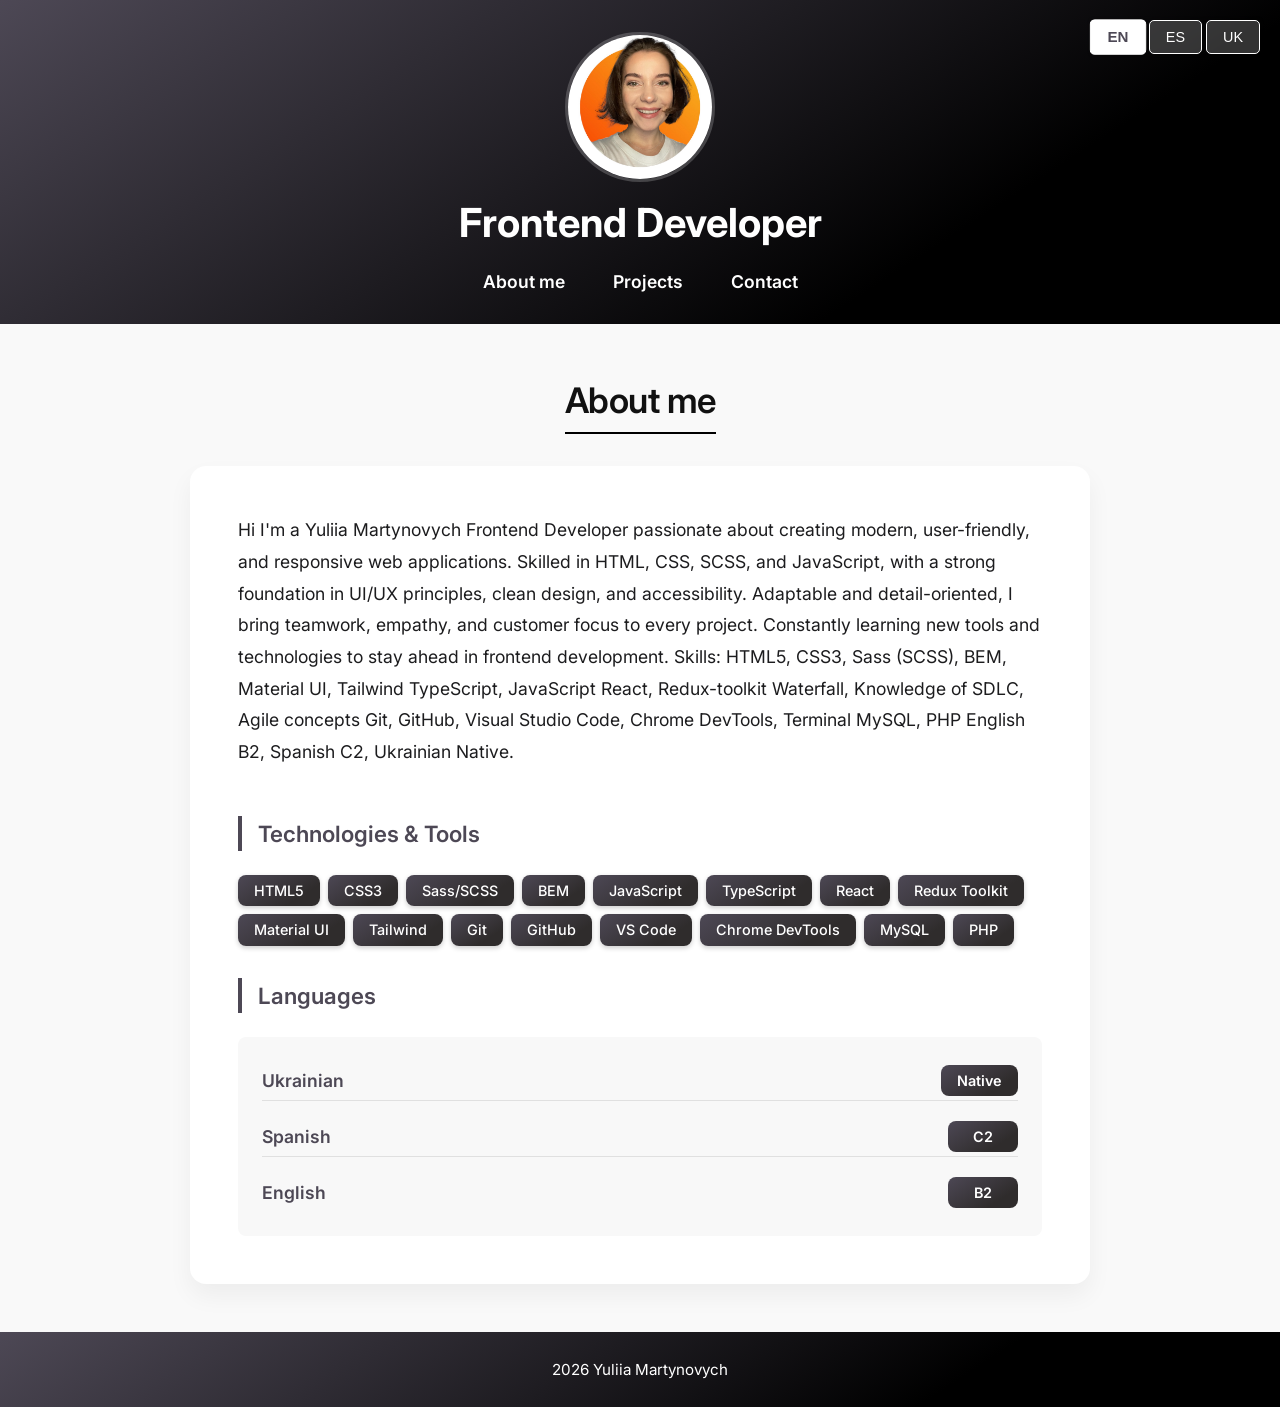
<file: index.html>
<!doctype html>
<html lang="en">
  <head>
    <meta charset="UTF-8" />
    <meta name="viewport" content="width=device-width, initial-scale=1.0" />
    <title>Yuliia Martynovych - Portfolio</title>
    <link rel="stylesheet" href="css/style.css" />
    <script src="app.js" defer></script>
    <link
      href="https://fonts.googleapis.com/css2?family=Inter:wght@400;600;700&display=swap"
      rel="stylesheet"
    />
    <link rel="icon" type="image/x-icon" href="img/YM.ico" />
  </head>
  <body>
    <header class="header" id="top" role="banner">
      <img
        src="img/perfil.jpeg"
        alt="portrait of Yuliia Martynovych"
        class="profile-photo"
      />

      <div class="language-buttons">
        <button class="lang-btn" onclick="translatePage('en')">EN</button>
        <button class="lang-btn" onclick="translatePage('es')">ES</button>
        <button class="lang-btn" onclick="translatePage('uk')">UK</button>
      </div>

      <h1>Frontend Developer</h1>

      <nav class="header__nav" role="navigation" aria-label="Main menu">
        <ul>
          <li>
            <a
              href="index.html"
              class="nav-link"
              data-translate="about"
              id="nav-about"
              >About me</a
            >
          </li>
          <li>
            <a
              href="projects.html"
              class="nav-link"
              data-translate="projects"
              id="nav-projects"
              >Projects</a
            >
          </li>
          <li>
            <a
              href="contact.html"
              class="nav-link"
              data-translate="contact"
              id="nav-contact"
              >Contact</a
            >
          </li>
        </ul>
      </nav>
    </header>

    <main>
      <section class="section about" id="about">
        <h2 data-translate="about">About me</h2>

        <div class="about__content">
          <div class="about__intro">
            <p class="about__text" data-translate="welcome"></p>
          </div>

          <div class="about__skills-section">
            <h3 class="about__subtitle">Technologies & Tools</h3>
            <div class="about__skills">
              <span class="about__skill">HTML5</span>
              <span class="about__skill">CSS3</span>
              <span class="about__skill">Sass/SCSS</span>
              <span class="about__skill">BEM</span>
              <span class="about__skill">JavaScript</span>
              <span class="about__skill">TypeScript</span>
              <span class="about__skill">React</span>
              <span class="about__skill">Redux Toolkit</span>
              <span class="about__skill">Material UI</span>
              <span class="about__skill">Tailwind</span>
              <span class="about__skill">Git</span>
              <span class="about__skill">GitHub</span>
              <span class="about__skill">VS Code</span>
              <span class="about__skill">Chrome DevTools</span>
              <span class="about__skill">MySQL</span>
              <span class="about__skill">PHP</span>
            </div>
          </div>

          <div class="about__languages-section">
            <h3 class="about__subtitle">Languages</h3>
            <div class="about__languages">
              <div class="about__language">
                <span class="about__language-name">Ukrainian</span>
                <span class="about__language-level">Native</span>
              </div>
              <div class="about__language">
                <span class="about__language-name">Spanish</span>
                <span class="about__language-level">C2</span>
              </div>
              <div class="about__language">
                <span class="about__language-name">English</span>
                <span class="about__language-level">B2</span>
              </div>
            </div>
          </div>
        </div>
      </section>
    </main>

    <footer class="footer" role="contentinfo">
      <p class="footer__text">
        <span id="current-year"></span> Yuliia Martynovych
      </p>
    </footer>

    <script>
      document.getElementById("current-year").textContent =
        new Date().getFullYear();
    </script>
    <a href="#top" class="scroll__top" aria-label="Back to top">🔝</a>
  </body>
</html>
</file>
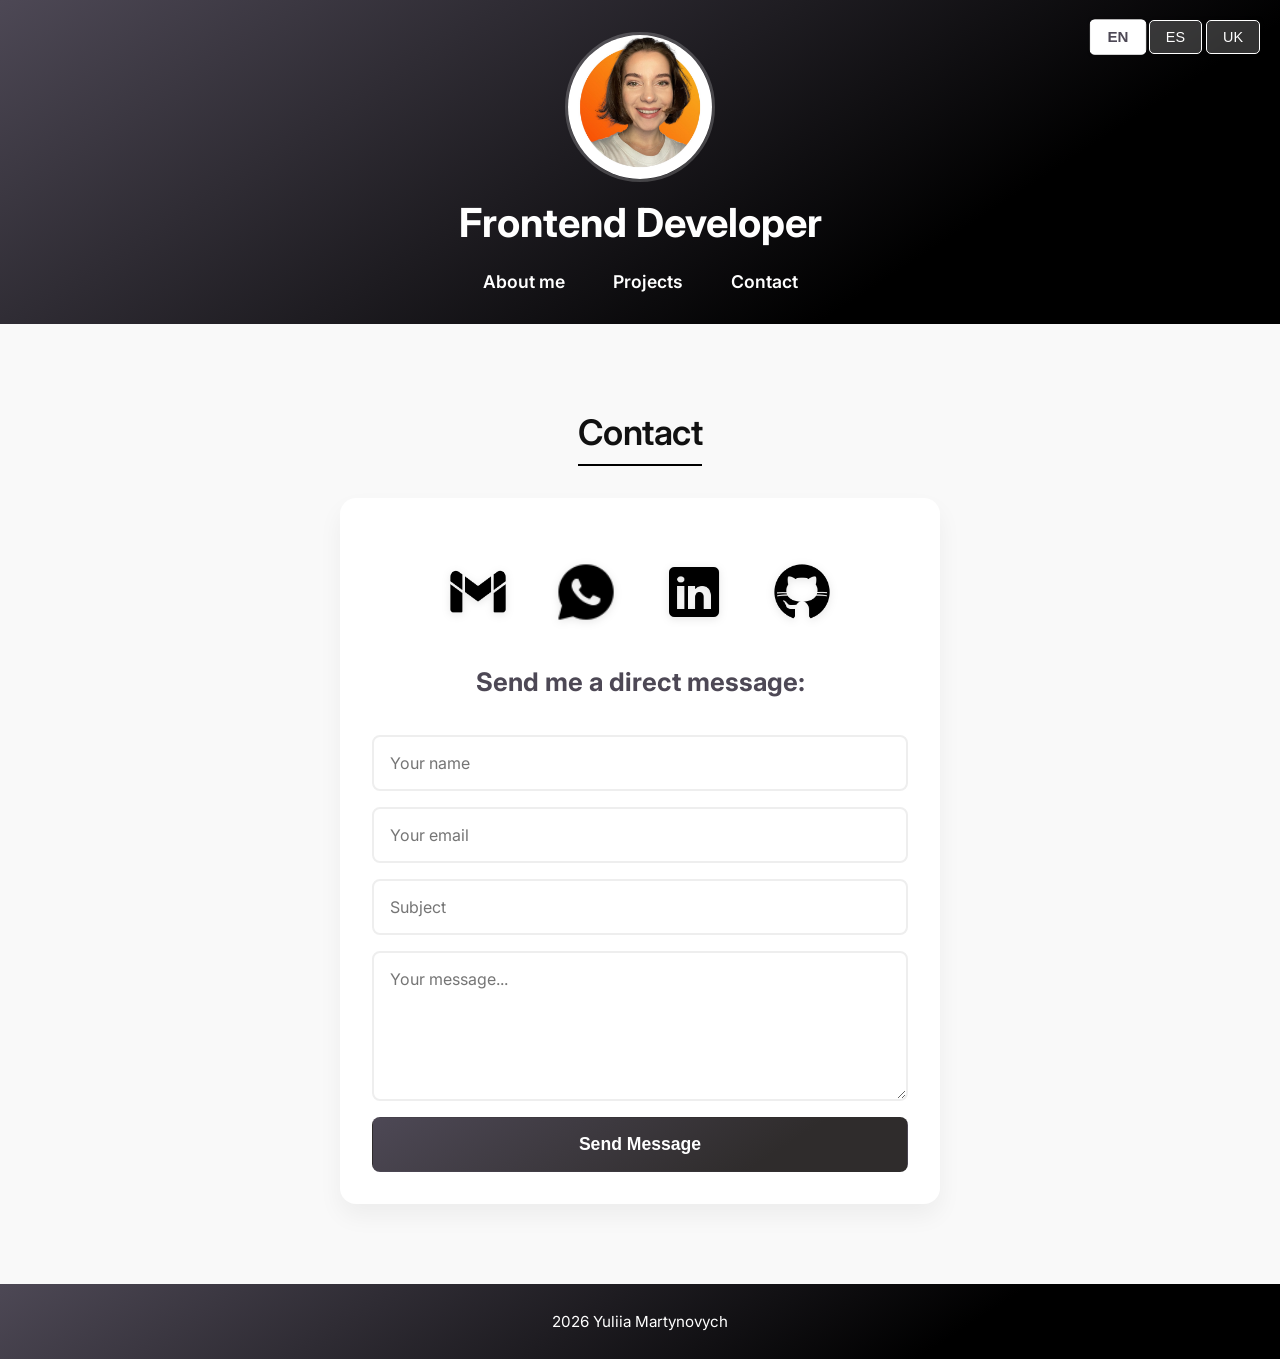
<file: contact.html>
<!doctype html>
<html lang="en">
  <head>
    <meta charset="UTF-8" />
    <meta name="viewport" content="width=device-width, initial-scale=1.0" />
    <title>Yuliia Martynovych - Contacto</title>
    <link rel="stylesheet" href="css/style.css" />
    <script src="app.js" defer></script>
    <link
      href="https://fonts.googleapis.com/css2?family=Inter:wght@400;600;700&display=swap"
      rel="stylesheet"
    />
    <link rel="icon" type="image/x-icon" href="img/YM.ico" />
  </head>
  <body>
    <div id="header-container"></div>
    <main>
      <section class="section contact" id="contact">
        <h2 data-translate="contact">Contact</h2>

        <div class="contact__content">
          <div class="contact__container">
            <a
              class="contact__link"
              href="mailto:yuliiamartynovych@gmail.com"
              aria-label="Enviar email"
            >
              <img
                class="contact__icon"
                src="img/gmail.png"
                alt="Email Yuliia"
                width="50"
                height="50"
                loading="lazy"
              />
            </a>

            <a
              class="contact__link"
              href="https://wa.me/+34689287088"
              target="_blank"
              rel="noopener"
              aria-label="Contactar por WhatsApp"
            >
              <img
                class="contact__icon"
                src="img/whatsapp.png"
                alt="Whatsapp Yuliia"
                width="50"
                height="50"
                loading="lazy"
              />
            </a>

            <a
              class="contact__link"
              href="https://www.linkedin.com/in/yuliia-martynovych-01570817b"
              target="_blank"
              rel="noopener"
              aria-label="LinkedIn Yuliia"
            >
              <img
                class="contact__icon"
                src="img/linkedin.png"
                alt="Linkedin Yuliia"
                width="50"
                height="50"
                loading="lazy"
              />
            </a>

            <a
              class="contact__link"
              href="https://github.com/yuliimar"
              target="_blank"
              rel="noopener"
              aria-label="GitHub Yuliia"
            >
              <img
                class="contact__icon"
                src="img/github.png"
                alt="GitHub Yuliia"
                width="50"
                height="50"
                loading="lazy"
              />
            </a>
          </div>

          <h3
            style="
              color: var(--active-color);
              margin: var(--space-xl) 0 var(--space-md);
            "
          >
            Send me a direct message:
          </h3>

          <form
            class="contact__form"
            action="https://formspree.io/f/mreyeyww"
            method="POST"
          >
            <input type="text" name="name" placeholder="Your name" required />
            <input
              type="email"
              name="email"
              placeholder="Your email"
              required
            />
            <input type="text" name="subject" placeholder="Subject" />
            <textarea
              name="message"
              placeholder="Your message..."
              required
            ></textarea>
            <button type="submit">Send Message</button>
          </form>
        </div>
      </section>
    </main>

    <footer class="footer" role="contentinfo">
      <p class="footer__text">
        <span id="current-year"></span> Yuliia Martynovych
      </p>
    </footer>

    <script>
      document.getElementById("current-year").textContent =
        new Date().getFullYear();
    </script>
    <a href="#top" class="scroll__top" aria-label="Back to top">🔝</a>
  </body>
</html>
</file>
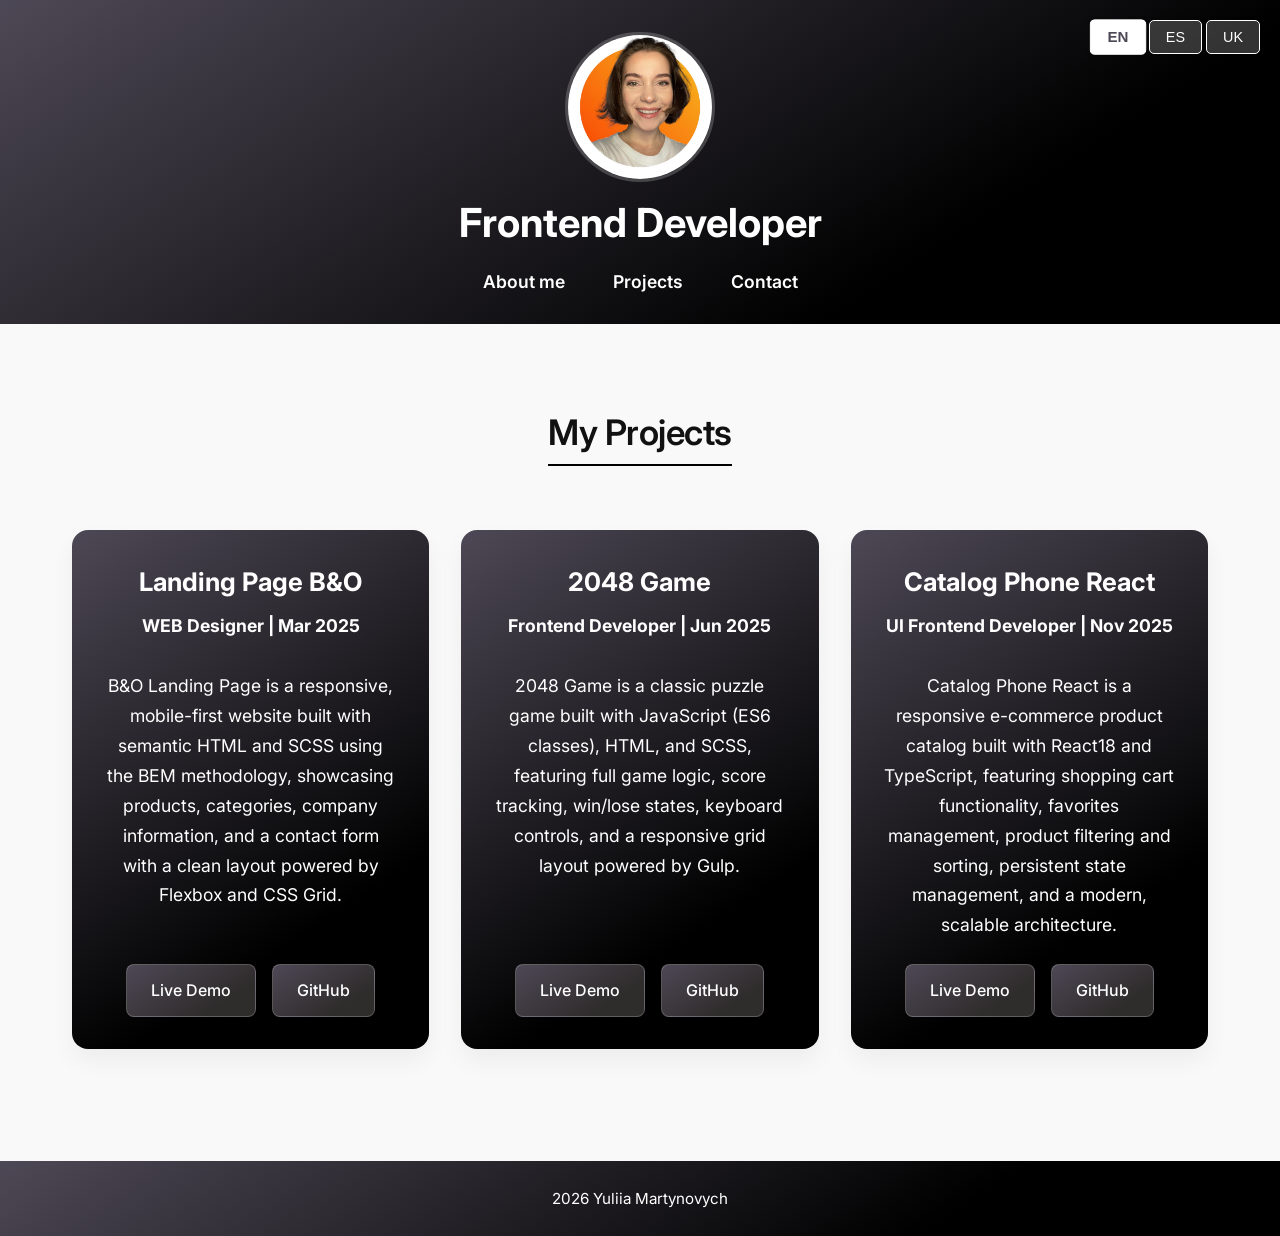
<file: projects.html>
<!doctype html>
<html lang="en">
  <head>
    <meta charset="UTF-8" />
    <meta name="viewport" content="width=device-width, initial-scale=1.0" />
    <title>Yuliia Martynovych - Proyectos</title>
    <link rel="stylesheet" href="css/style.css" />
    <script src="app.js" defer></script>
    <link
      href="https://fonts.googleapis.com/css2?family=Inter:wght@400;600;700&display=swap"
      rel="stylesheet"
    />
    <link rel="icon" type="image/x-icon" href="img/YM.ico" />
  </head>
  <body>
    <div id="header-container"></div>

    <main>
      <section class="section" id="projects">
        <h2 data-translate="my_projects">My Projects</h2>

        <div class="projects">
          <div class="project__card">
            <h3>Landing Page B&O</h3>
            <p class="project__card-text">
              <strong>WEB Designer | Mar 2025</strong><br /><br />
              B&O Landing Page is a responsive, 
              mobile-first website built with semantic HTML and SCSS using the BEM methodology, 
              showcasing products, categories, company information, 
              and a contact form with a clean layout powered by Flexbox and CSS Grid.

            </p>
            <div class="project-links">
              <a href="https://yuliimar.github.io/b-q-page/" target="_blank"
                >Live Demo</a
              >
              <a href="https://github.com/yuliimar/b-q-page" target="_blank"
                >GitHub</a
              >
            </div>
          </div>

          <div class="project__card">
            <h3>2048 Game</h3>
            <p class="project__card-text">
              <strong>Frontend Developer | Jun 2025</strong><br /><br />
              2048 Game is a classic puzzle game built with JavaScript (ES6 classes), 
              HTML, and SCSS, featuring full game logic, score tracking, win/lose states, keyboard controls, 
              and a responsive grid layout powered by Gulp.
            </p>
            <div class="project-links">
              <a href="https://yuliimar.github.io/game-2048/" target="_blank"
                >Live Demo</a
              >
              <a
                href="https://github.com/yuliimar/game-2048"
                target="_blank"
                >GitHub</a
              >
            </div>
          </div>

          <div class="project__card">
            <h3>Catalog Phone React</h3>
            <p class="project__card-text">
              <strong>UI Frontend Developer | Nov 2025</strong><br /><br />
              Catalog Phone React is a responsive e-commerce product catalog built with React18 and TypeScript,
              featuring shopping cart functionality, favorites management, product filtering and sorting, 
              persistent state management, and a modern, scalable architecture.
            </p>
            <div class="project-links">
              <a
                href="https://yuliimar.github.io/catalog-phone-react/"
                target="_blank"
                >Live Demo</a
              >
              <a href="https://github.com/yuliimar/catalog-phone-react" target="_blank"
                >GitHub</a
              >
            </div>
          </div>

        
       
      </section>
    </main>

    <footer class="footer" role="contentinfo">
      <p class="footer__text">
        <span id="current-year"></span> Yuliia Martynovych
      </p>
    </footer>

    <script>
      document.getElementById("current-year").textContent =
        new Date().getFullYear();
    </script>
    <a href="#top" class="scroll__top" aria-label="Back to top">🔝</a>
  </body>
</html>
</file>
<file: css/style.css>
/* ===== VARIABLES ===== */
:root {
  /* Colores */
  --primary-gradient: linear-gradient(147deg, #4d4855 0%, #2f2c2c 74%);
  --header-gradient: linear-gradient(147deg, #4d4855 0%, #000000 74%);
  --text-light: #ffffff;
  --text-dark: #1c1c1e;
  --bg-light: #f9f9f9;
  --border-dark: #000;
  --scroll-bg: #e1e1e1;
  --scroll-hover: #d0d0d0;
  --active-color: #4d4855;
  --card-hover-shadow: 0 20px 30px rgba(0, 0, 0, 0.15);
  --link-hover-bg: rgba(255, 255, 255, 0.3);

  /* Tipografía */
  --font-primary: "Inter", sans-serif;

  /* Espaciado */
  --space-xs: 0.25rem;
  --space-sm: 0.5rem;
  --space-md: 1rem;
  --space-lg: 1.5rem;
  --space-xl: 2rem;
  --space-2xl: 3rem;
  --space-3xl: 5rem;

  /* Bordes */
  --radius-sm: 5px;
  --radius-md: 8px;
  --radius-lg: 16px;
  --radius-full: 50%;

  /* Sombras */
  --shadow-sm: 0 2px 5px rgba(0, 0, 0, 0.2);
  --shadow-md: 0 4px 6px rgba(0, 0, 0, 0.1);
  --shadow-lg: 0 12px 24px rgba(0, 0, 0, 0.05);

  /* Transiciones */
  --transition-fast: all 0.2s ease;
  --transition-base: all 0.3s ease;
  --transition-bounce: all 0.3s cubic-bezier(0.25, 0.46, 0.45, 1.5);
}

/* ===== RESET Y BASE ===== */
* {
  margin: 0;
  padding: 0;
  box-sizing: border-box;
}

html {
  scroll-behavior: smooth;
  scroll-padding-top: 80px;
  font-size: 16px;
}

body {
  font-family: var(--font-primary);
  margin: 0;
  padding: 0;
  text-align: center;
  background-color: var(--bg-light);
  color: var(--text-dark);
  min-height: 100vh;
  display: flex;
  flex-direction: column;
}

main {
  flex: 1;
}

/* ===== TIPOGRAFÍA ===== */
h1 {
  font-size: clamp(1.8rem, 5vw, 2.5rem);
  margin-bottom: var(--space-md);
}

h2 {
  border-bottom: 2px solid var(--border-dark);
  display: inline-block;
  padding-bottom: var(--space-xs);
  font-weight: 600;
  letter-spacing: -0.5px;
  color: #111;
  font-size: clamp(1.8rem, 4vw, 2.2rem);
  margin-bottom: var(--space-xl);
}

h3 {
  color: var(--text-light);
  font-size: clamp(1.3rem, 3vw, 1.6rem);
  margin-bottom: var(--space-sm);
}

/* ===== HEADER ===== */
.header {
  background-image: var(--header-gradient);
  color: var(--text-light);
  padding: var(--space-xl) var(--space-md);
  position: relative;
  width: 100%;
}

/* Foto de perfil */
.profile-photo {
  width: clamp(120px, 20vw, 150px);
  height: clamp(120px, 20vw, 150px);
  border-radius: var(--radius-full);
  object-fit: cover;
  display: block;
  margin: 0 auto var(--space-md);
  border: 3px solid rgba(255, 255, 255, 0.2);
  transition: var(--transition-base);
}

.profile-photo:hover {
  transform: scale(1.05);
  border-color: rgba(255, 255, 255, 0.5);
  box-shadow: 0 0 20px rgba(255, 255, 255, 0.3);
}

/* Navegación */
.header__nav {
  margin-top: var(--space-lg);
}

.header__nav ul {
  list-style: none;
  padding: 0;
  display: flex;
  flex-wrap: wrap;
  justify-content: center;
  gap: clamp(var(--space-md), 4vw, var(--space-xl));
}

.header__nav ul li a {
  color: var(--text-light);
  text-decoration: none;
  font-weight: 600;
  font-size: clamp(1rem, 2vw, 1.1rem);
  padding: var(--space-xs) var(--space-sm);
  transition: var(--transition-base);
  position: relative;
}

/* Efecto hover para enlaces de navegación */
.header__nav ul li a::after {
  content: "";
  position: absolute;
  bottom: -2px;
  left: 0;
  width: 0;
  height: 2px;
  background-color: var(--text-light);
  transition: width 0.3s ease;
}

.header__nav ul li a:hover::after {
  width: 100%;
}

/* Enlace activo (subrayado) */
.header__nav ul li a.active {
  text-decoration: underline;
  text-underline-offset: 5px;
  text-decoration-thickness: 2px;
}

/* ===== BOTONES DE IDIOMA ===== */
.language-buttons {
  position: absolute;
  top: var(--space-md);
  right: var(--space-md);
  z-index: 100;
  display: flex;
  flex-wrap: wrap;
  gap: var(--space-xs);
  padding: var(--space-xs);
  border-radius: var(--radius-md);
  backdrop-filter: blur(5px);
}

.language-buttons button {
  background: rgba(255, 255, 255, 0.2);
  border: 1px solid white;
  color: white;
  padding: clamp(0.3rem, 1.5vw, 0.5rem) clamp(0.6rem, 2vw, 1rem);
  font-size: clamp(0.8rem, 2vw, 0.9rem);
  border-radius: var(--radius-sm);
  cursor: pointer;
  transition: var(--transition-bounce);
  min-width: 45px;
  font-weight: 500;
}

.language-buttons button:hover {
  background: rgba(255, 255, 255, 0.4);
  transform: translateY(-2px);
  box-shadow: var(--shadow-sm);
}

.language-buttons button.active {
  background: white;
  color: #4d4855;
  font-weight: bold;
  transform: scale(1.05);
}

/* ===== SECCIONES ===== */
.section {
  padding: clamp(var(--space-2xl), 8vw, var(--space-3xl)) var(--space-md);
  max-width: 1200px;
  margin: 0 auto;
  line-height: 1.6;
  animation: fadeIn 0.8s ease-in-out;
}

@keyframes fadeIn {
  from {
    opacity: 0;
    transform: translateY(20px);
  }
  to {
    opacity: 1;
    transform: translateY(0);
  }
}

/* ===== ABOUT PAGE ===== */
.about__content {
  max-width: 800px;
  margin: 0 auto;
  text-align: left;
  padding: var(--space-xl);
  background: white;
  border-radius: var(--radius-lg);
  box-shadow: var(--shadow-lg);
  transition: var(--transition-base);
}

.about__content:hover {
  box-shadow: var(--card-hover-shadow);
  transform: translateY(-5px);
}

.about__text {
  font-size: clamp(1rem, 2vw, 1.1rem);
  margin-bottom: var(--space-lg);
  line-height: 1.8;
}

.about__subtitle {
  color: var(--active-color);
  margin-bottom: var(--space-md);
  font-size: clamp(1.2rem, 3vw, 1.4rem);
  border-left: 4px solid var(--active-color);
  padding-left: var(--space-md);
}

.about__skills {
  display: flex;
  flex-wrap: wrap;
  gap: var(--space-sm);
  margin-top: var(--space-md);
}

.about__skill {
  background: var(--primary-gradient);
  color: white;
  padding: var(--space-xs) var(--space-md);
  border-radius: var(--radius-md);
  font-size: 0.9rem;
  transition: var(--transition-bounce);
}

.about__skill:hover {
  transform: scale(1.1) translateY(-2px);
  box-shadow: var(--shadow-sm);
}

/* ===== PROYECTOS ===== */
.projects {
  display: grid;
  grid-template-columns: 1fr;
  gap: var(--space-xl);
  padding: var(--space-xl) var(--space-md);
  max-width: 1400px;
  margin: 0 auto;
}

.project__card {
  background-image: var(--header-gradient);
  border-radius: var(--radius-lg);
  padding: clamp(var(--space-lg), 4vw, var(--space-xl));
  box-shadow: var(--shadow-lg);
  transition: var(--transition-bounce);
  max-width: 900px;
  margin: 0 auto;
  width: 100%;
  position: relative;
  overflow: hidden;
}

.project__card::before {
  content: "";
  position: absolute;
  top: 0;
  left: -100%;
  width: 100%;
  height: 100%;
  background: linear-gradient(
    90deg,
    transparent,
    rgba(255, 255, 255, 0.1),
    transparent
  );
  transition: left 0.5s ease;
}

.project__card:hover {
  transform: translateY(-10px) scale(1.02);
  box-shadow: var(--card-hover-shadow);
}

.project__card:hover::before {
  left: 100%;
}

.project__card-text {
  color: var(--text-light);
  margin-bottom: var(--space-lg);
  font-size: clamp(0.95rem, 2vw, 1.1rem);
  line-height: 1.7;
  position: relative;
  z-index: 1;
}

.project-links {
  display: flex;
  flex-wrap: wrap;
  justify-content: center;
  gap: var(--space-md);
  position: relative;
  z-index: 1;
}

.project-links a {
  background-image: var(--primary-gradient);
  border: 1px solid rgba(255, 255, 255, 0.2);
  padding: clamp(0.6rem, 2vw, 0.8rem) clamp(1rem, 3vw, 1.5rem);
  border-radius: var(--radius-md);
  font-size: clamp(0.9rem, 2vw, 1rem);
  transition: var(--transition-bounce);
  color: var(--text-light);
  text-decoration: none;
  display: inline-block;
  font-weight: 500;
  position: relative;
  overflow: hidden;
}

.project-links a::before {
  content: "";
  position: absolute;
  top: 50%;
  left: 50%;
  width: 0;
  height: 0;
  border-radius: 50%;
  background: rgba(255, 255, 255, 0.2);
  transform: translate(-50%, -50%);
  transition:
    width 0.5s,
    height 0.5s;
}

.project-links a:hover {
  transform: translateY(-3px) scale(1.05);
  box-shadow: var(--shadow-md);
  border-color: white;
}

.project-links a:hover::before {
  width: 200px;
  height: 200px;
}

/* Tablets - 2 columnas */
@media (min-width: 768px) and (max-width: 1024px) {
  .projects {
    grid-template-columns: repeat(2, 1fr);
    gap: var(--space-lg);
  }

  .project__card {
    margin: 0;
    max-width: none;
    height: 100%;
    display: flex;
    flex-direction: column;
  }

  .project-links {
    margin-top: auto;
  }
}

/* Desktop - 3 columnas */
@media (min-width: 1025px) {
  .projects {
    grid-template-columns: repeat(3, 1fr);
    gap: var(--space-xl);
  }

  .project__card {
    margin: 0;
    max-width: none;
    height: 100%;
    display: flex;
    flex-direction: column;
  }

  .project-links {
    margin-top: auto;
  }
}

/* ===== CONTACT PAGE ===== */
.contact__content {
  max-width: 600px;
  margin: 0 auto;
  padding: var(--space-xl);
  background: white;
  border-radius: var(--radius-lg);
  box-shadow: var(--shadow-lg);
  transition: var(--transition-base);
}

.contact__content:hover {
  box-shadow: var(--card-hover-shadow);
  transform: translateY(-5px);
}

.contact__info {
  margin-bottom: var(--space-xl);
  font-size: clamp(1rem, 2vw, 1.1rem);
}

.contact__container {
  display: flex;
  align-items: center;
  justify-content: center;
  flex-wrap: wrap;
  gap: clamp(var(--space-lg), 5vw, var(--space-2xl));
  margin: var(--space-xl) 0;
}

.contact__link {
  display: inline-block;
  transition: var(--transition-bounce);
  position: relative;
}

.contact__icon {
  width: clamp(45px, 10vw, 60px);
  height: clamp(45px, 10vw, 60px);
  transition: var(--transition-bounce);
  filter: drop-shadow(0 2px 4px rgba(0, 0, 0, 0.1));
}

.contact__link:hover {
  transform: translateY(-8px) scale(1.1);
}

.contact__link:hover .contact__icon {
  transform: scale(1.15);
  filter: drop-shadow(0 8px 12px rgba(0, 0, 0, 0.2));
}

.contact__link::after {
  content: attr(aria-label);
  position: absolute;
  bottom: -30px;
  left: 50%;
  transform: translateX(-50%) scale(0);
  background: var(--active-color);
  color: white;
  padding: var(--space-xs) var(--space-sm);
  border-radius: var(--radius-sm);
  font-size: 0.8rem;
  white-space: nowrap;
  opacity: 0;
  transition: all 0.3s ease;
  pointer-events: none;
}

.contact__link:hover::after {
  opacity: 1;
  transform: translateX(-50%) scale(1);
  bottom: -40px;
}

.contact__form {
  display: flex;
  flex-direction: column;
  gap: var(--space-md);
  margin-top: var(--space-xl);
}

.contact__form input,
.contact__form textarea {
  padding: var(--space-md);
  border: 2px solid #eee;
  border-radius: var(--radius-md);
  font-family: var(--font-primary);
  font-size: 1rem;
  transition: var(--transition-base);
}

.contact__form input:focus,
.contact__form textarea:focus {
  outline: none;
  border-color: var(--active-color);
  box-shadow: 0 0 0 3px rgba(77, 72, 85, 0.1);
  transform: scale(1.02);
}

.contact__form textarea {
  min-height: 150px;
  resize: vertical;
}

.contact__form button {
  background-image: var(--primary-gradient);
  color: white;
  border: none;
  padding: var(--space-md);
  border-radius: var(--radius-md);
  font-size: 1.1rem;
  font-weight: 600;
  cursor: pointer;
  transition: var(--transition-bounce);
  border: 1px solid transparent;
}

.contact__form button:hover {
  transform: translateY(-3px) scale(1.02);
  box-shadow: var(--shadow-md);
  border-color: white;
}

/* ===== BOTÓN SCROLL TOP ===== */
.scroll__top {
  position: fixed;
  right: clamp(var(--space-md), 4vw, var(--space-xl));
  bottom: clamp(var(--space-md), 4vw, var(--space-xl));
  width: clamp(45px, 8vw, 55px);
  height: clamp(45px, 8vw, 55px);
  background: var(--scroll-bg);
  color: var(--text-dark);
  border-radius: var(--radius-full);
  box-shadow: var(--shadow-sm);
  text-decoration: none;
  font-size: clamp(1.3rem, 3vw, 1.6rem);
  display: flex;
  justify-content: center;
  align-items: center;
  transition: var(--transition-bounce);
  opacity: 0;
  visibility: hidden;
  transform: translateY(20px);
  cursor: pointer;
  z-index: 1000;
}

.scroll__top.visible {
  opacity: 1;
  visibility: visible;
  transform: translateY(0);
}

.scroll__top:hover {
  background: var(--scroll-hover);
  transform: translateY(-5px) scale(1.1);
  box-shadow: var(--shadow-md);
}

/* ===== FOOTER ===== */

.footer {
  background-color: #4d4855;
  background-image: var(--header-gradient);
  color: white;
  text-align: center;
  padding: var(--space-lg);
  margin-top: auto;
  font-size: clamp(0.85rem, 2vw, 0.95rem);
}

.footer__text {
  margin: var(--space-xs) 0;
  transition: var(--transition-base);
}

.footer__text:hover {
  transform: scale(1.05);
  text-shadow: 0 0 10px rgba(255, 255, 255, 0.5);
}

/* ===== MEDIA QUERIES ===== */

/* Teléfonos pequeños */
@media (max-width: 320px) {
  .language-buttons {
    flex-direction: column;
    gap: var(--space-xs);
    top: var(--space-xs);
    right: var(--space-xs);
  }

  .language-buttons button {
    width: 100%;
  }

  .header__nav ul {
    flex-direction: column;
    gap: var(--space-sm);
  }

  .project-links {
    flex-direction: column;
  }

  .project-links a {
    width: 100%;
  }
}

/* Teléfonos */
@media (max-width: 480px) {
  .header {
    padding-top: 50px;
  }

  .language-buttons {
    top: var(--space-xs);
    right: var(--space-xs);
  }

  .profile-photo {
    margin-top: var(--space-lg);
  }

  .section {
    padding: var(--space-xl) var(--space-sm);
  }

  .about__content,
  .contact__content {
    padding: var(--space-lg);
  }
}

/* Tablets */
@media (max-width: 768px) {
  .header__nav ul li {
    display: block;
    margin: var(--space-xs) 0;
  }

  .profile-photo {
    width: 120px;
    height: 120px;
  }
}

/* ===== ABOUT PAGE MEJORADA ===== */
.about {
  padding: var(--space-2xl) var(--space-md);
}

.about__content {
  max-width: 900px;
  margin: 0 auto;
  background: white;
  border-radius: var(--radius-lg);
  padding: var(--space-2xl);
  box-shadow: var(--shadow-lg);
  transition: var(--transition-base);
  text-align: left;
}

.about__content:hover {
  box-shadow: var(--card-hover-shadow);
  transform: translateY(-5px);
}

.about__intro {
  margin-bottom: var(--space-2xl);
}

.about__text {
  font-size: clamp(1rem, 2vw, 1.1rem);
  line-height: 1.8;
  color: var(--text-dark);
  white-space: pre-line; /* Дозволяє переносити рядки */
}

.about__subtitle {
  color: var(--active-color);
  margin: var(--space-xl) 0 var(--space-lg);
  font-size: clamp(1.2rem, 3vw, 1.4rem);
  border-left: 4px solid var(--active-color);
  padding-left: var(--space-md);
  font-weight: 600;
}

.about__skills {
  display: flex;
  flex-wrap: wrap;
  gap: var(--space-sm);
  margin-top: var(--space-md);
}

.about__skill {
  background: var(--primary-gradient);
  color: white;
  padding: var(--space-xs) var(--space-md);
  border-radius: var(--radius-md);
  font-size: 0.9rem;
  font-weight: 500;
  transition: var(--transition-bounce);
  box-shadow: var(--shadow-sm);
}

.about__skill:hover {
  transform: scale(1.1) translateY(-2px);
  box-shadow: var(--shadow-md);
}

.about__languages {
  display: flex;
  flex-direction: column;
  gap: var(--space-md);
  margin-top: var(--space-md);
  background: #f8f8f8;
  padding: var(--space-lg);
  border-radius: var(--radius-md);
}

.about__language {
  display: flex;
  align-items: center;
  justify-content: space-between;
  padding: var(--space-xs) 0;
  border-bottom: 1px solid #e0e0e0;
}

.about__language:last-child {
  border-bottom: none;
}

.about__language-name {
  font-weight: 600;
  color: var(--active-color);
  font-size: 1.1rem;
}

.about__language-level {
  background: var(--primary-gradient);
  color: white;
  padding: var(--space-xs) var(--space-md);
  border-radius: var(--radius-md);
  font-weight: 600;
  font-size: 0.9rem;
  min-width: 70px;
  text-align: center;
}

/* Для мобільних пристроїв */
@media (max-width: 768px) {
  .about__content {
    padding: var(--space-lg);
  }

  .about__skills {
    gap: var(--space-xs);
  }

  .about__skill {
    font-size: 0.8rem;
    padding: 0.2rem 0.8rem;
  }

  .about__language {
    flex-direction: column;
    align-items: flex-start;
    gap: var(--space-xs);
  }

  .about__language-level {
    align-self: flex-start;
  }
}

@media (max-width: 480px) {
  .about__content {
    padding: var(--space-md);
  }
}
</file>
